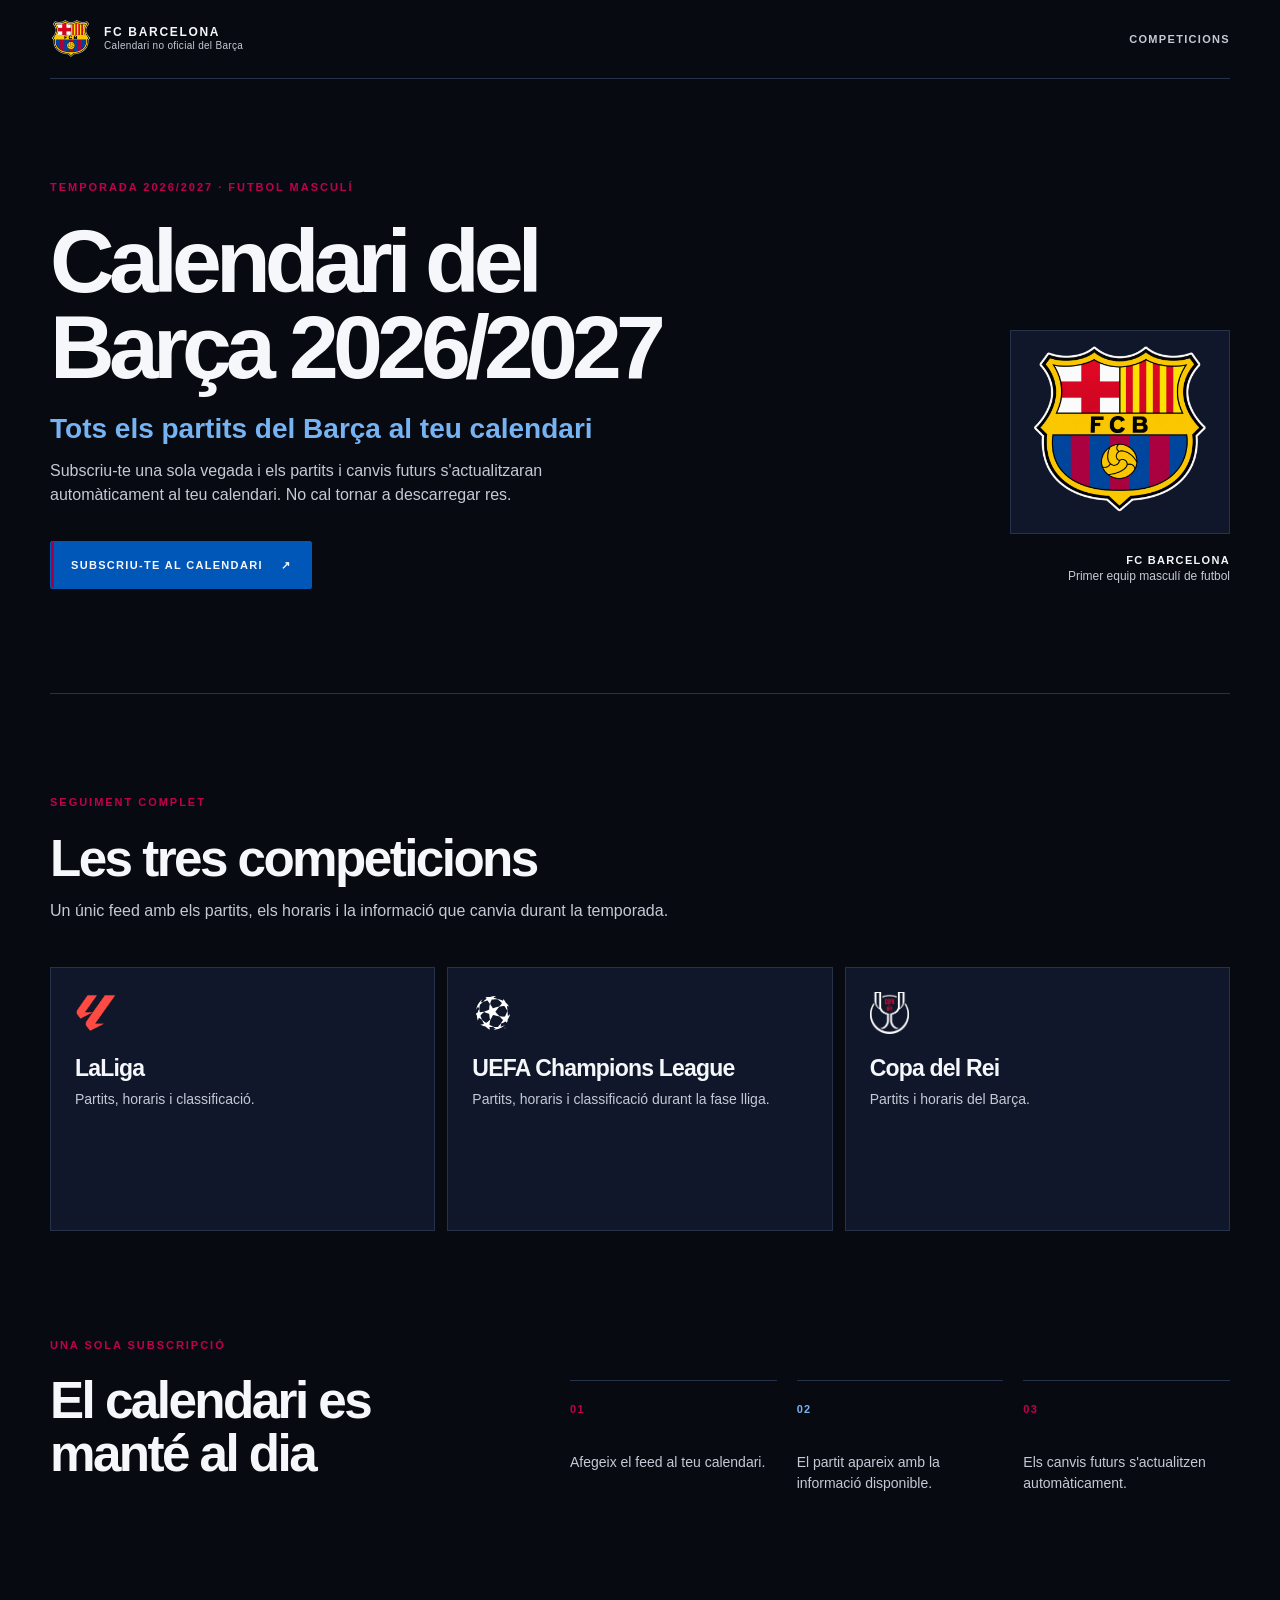
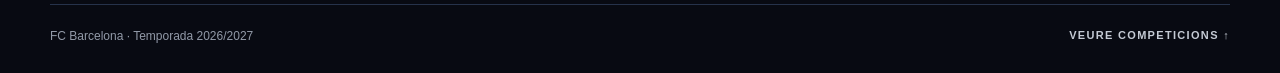
<file: public/index.html>
<!doctype html>
<html lang="ca">
  <head>
    <meta charset="utf-8" />
    <meta name="viewport" content="width=device-width, initial-scale=1" />
    <meta name="theme-color" content="#080A12" />
    <meta
      name="description"
      content="Calendari públic del primer equip masculí de futbol del FC Barcelona."
    />
    <title>Calendari del Barça 2026/2027</title>
    <link rel="icon" href="./favicon.svg" type="image/svg+xml" />
    <link rel="stylesheet" href="./styles.css" />
  </head>
  <body>
    <header class="site-header">
      <a class="brand" href="./" aria-label="Inici — FC Barcelona">
        <img class="brand-shield" src="./assets/barca-shield.png" alt="" width="44" height="40" />
        <span class="wordmark-copy">
          <strong>FC BARCELONA</strong>
          <small>Calendari no oficial del Barça</small>
        </span>
      </a>
      <a class="header-link" href="#competicions">Competicions</a>
    </header>

    <main>
      <section class="hero" aria-labelledby="hero-title">
        <div class="hero-copy">
          <p class="eyebrow">TEMPORADA 2026/2027 · FUTBOL MASCULÍ</p>
          <h1 id="hero-title">Calendari del Barça 2026/2027</h1>
          <p class="hero-subtitle">Tots els partits del Barça al teu calendari</p>
          <p class="hero-body">
            Subscriu-te una sola vegada i els partits i canvis futurs s'actualitzaran automàticament al
            teu calendari. No cal tornar a descarregar res.
          </p>
          <button class="button button-primary" type="button" data-open-subscription>
            SUBSCRIU-TE AL CALENDARI <span aria-hidden="true">↗</span>
          </button>
        </div>
        <div class="hero-aside" aria-label="Calendari del primer equip masculí">
          <div class="hero-shield-frame">
            <img class="hero-shield" src="./assets/barca-shield.png" alt="Escut del FC Barcelona" width="190" height="174" />
          </div>
          <p><span>FC BARCELONA</span><br />Primer equip masculí de futbol</p>
        </div>
      </section>

      <section class="competition-section" id="competicions" aria-labelledby="competition-title">
        <div class="section-heading">
          <p class="eyebrow">SEGUIMENT COMPLET</p>
          <h2 id="competition-title">Les tres competicions</h2>
          <p>Un únic feed amb els partits, els horaris i la informació que canvia durant la temporada.</p>
        </div>
        <div class="competition-grid">
          <article class="competition-card">
            <img
              class="competition-logo competition-logo-laliga"
              src="./assets/competitions/laliga.png"
              alt=""
              aria-hidden="true"
              width="42"
              height="42"
            />
            <h3>LaLiga</h3>
            <p>Partits, horaris i classificació.</p>
          </article>
          <article class="competition-card">
            <img
              class="competition-logo competition-logo-champions"
              src="./assets/competitions/champions-league.svg"
              alt=""
              aria-hidden="true"
              width="42"
              height="42"
            />
            <h3>UEFA Champions League</h3>
            <p>Partits, horaris i classificació durant la fase lliga.</p>
          </article>
          <article class="competition-card">
            <img
              class="competition-logo competition-logo-copa"
              src="./assets/competitions/copa-del-rei.webp"
              alt=""
              aria-hidden="true"
              width="42"
              height="42"
            />
            <h3>Copa del Rei</h3>
            <p>Partits i horaris del Barça.</p>
          </article>
        </div>
      </section>

      <section class="how-section" aria-labelledby="how-title">
        <div class="section-heading compact-heading">
          <p class="eyebrow">UNA SOLA SUBSCRIPCIÓ</p>
          <h2 id="how-title">El calendari es manté al dia</h2>
        </div>
        <div class="steps-grid">
          <div class="step"><span>01</span><p>Afegeix el feed al teu calendari.</p></div>
          <div class="step"><span>02</span><p>El partit apareix amb la informació disponible.</p></div>
          <div class="step"><span>03</span><p>Els canvis futurs s'actualitzen automàticament.</p></div>
        </div>
      </section>
    </main>

    <footer class="site-footer">
      <span>FC Barcelona · Temporada 2026/2027</span>
      <a href="#competicions">Veure competicions ↑</a>
    </footer>

    <dialog class="subscription-modal" id="subscription-modal" aria-labelledby="modal-title">
      <div class="modal-inner">
        <button class="modal-close" type="button" aria-label="Tanca" data-close-subscription>×</button>
        <p class="eyebrow">AFEGEIX EL CALENDARI</p>
        <h2 id="modal-title">Subscriu-te una sola vegada</h2>
        <p class="modal-intro">
          Feed HTTPS: els horaris, ajornaments i resultats es mantindran actualitzats automàticament.
          Actualització automàtica cada 24 hores.
        </p>

        <div class="feed-box">
          <span class="feed-label">ENLLAÇ DEL CALENDARI</span>
          <code id="feed-url">Calculant l'enllaç…</code>
          <button class="button button-secondary" type="button" id="copy-feed">COPIA L'ENLLAÇ</button>
          <p class="copy-feedback" id="copy-feedback" role="status" aria-live="polite"></p>
        </div>

        <div class="subscription-options">
          <article class="subscription-option">
            <span class="option-kicker">01 · GOOGLE</span>
            <h3>Google Calendar</h3>
            <ol>
              <li>Des d'un ordinador, obre Google Calendar.</li>
              <li>Ves a Altres calendaris → + → Des d'URL.</li>
              <li>Enganxa aquest enllaç.</li>
              <li>Confirma l'addició del calendari.</li>
            </ol>
            <details class="android-help">
              <summary>Si no apareix a Android</summary>
              <p>
                Obre Google Calendar al mòbil → Configuració → selecciona el teu compte de Google →
                Mostra'n més → <span id="android-calendar-name">FC Barcelona 2026/2027</span> → activa
                Sincronitza.
              </p>
            </details>
          </article>
          <article class="subscription-option">
            <span class="option-kicker">02 · APPLE</span>
            <h3>Apple Calendar</h3>
            <p>Afegeix el calendari de subscripció amb aquest enllaç.</p>
            <a class="text-link" id="apple-link" href="#">OBRE AMB APPLE CALENDAR ↗</a>
          </article>
        </div>
        <p class="modal-note">No és una descàrrega. És una subscripció que es refresca segons el calendari de cada servei.</p>
      </div>
    </dialog>

    <script src="./app.js"></script>
  </body>
</html>
</file>
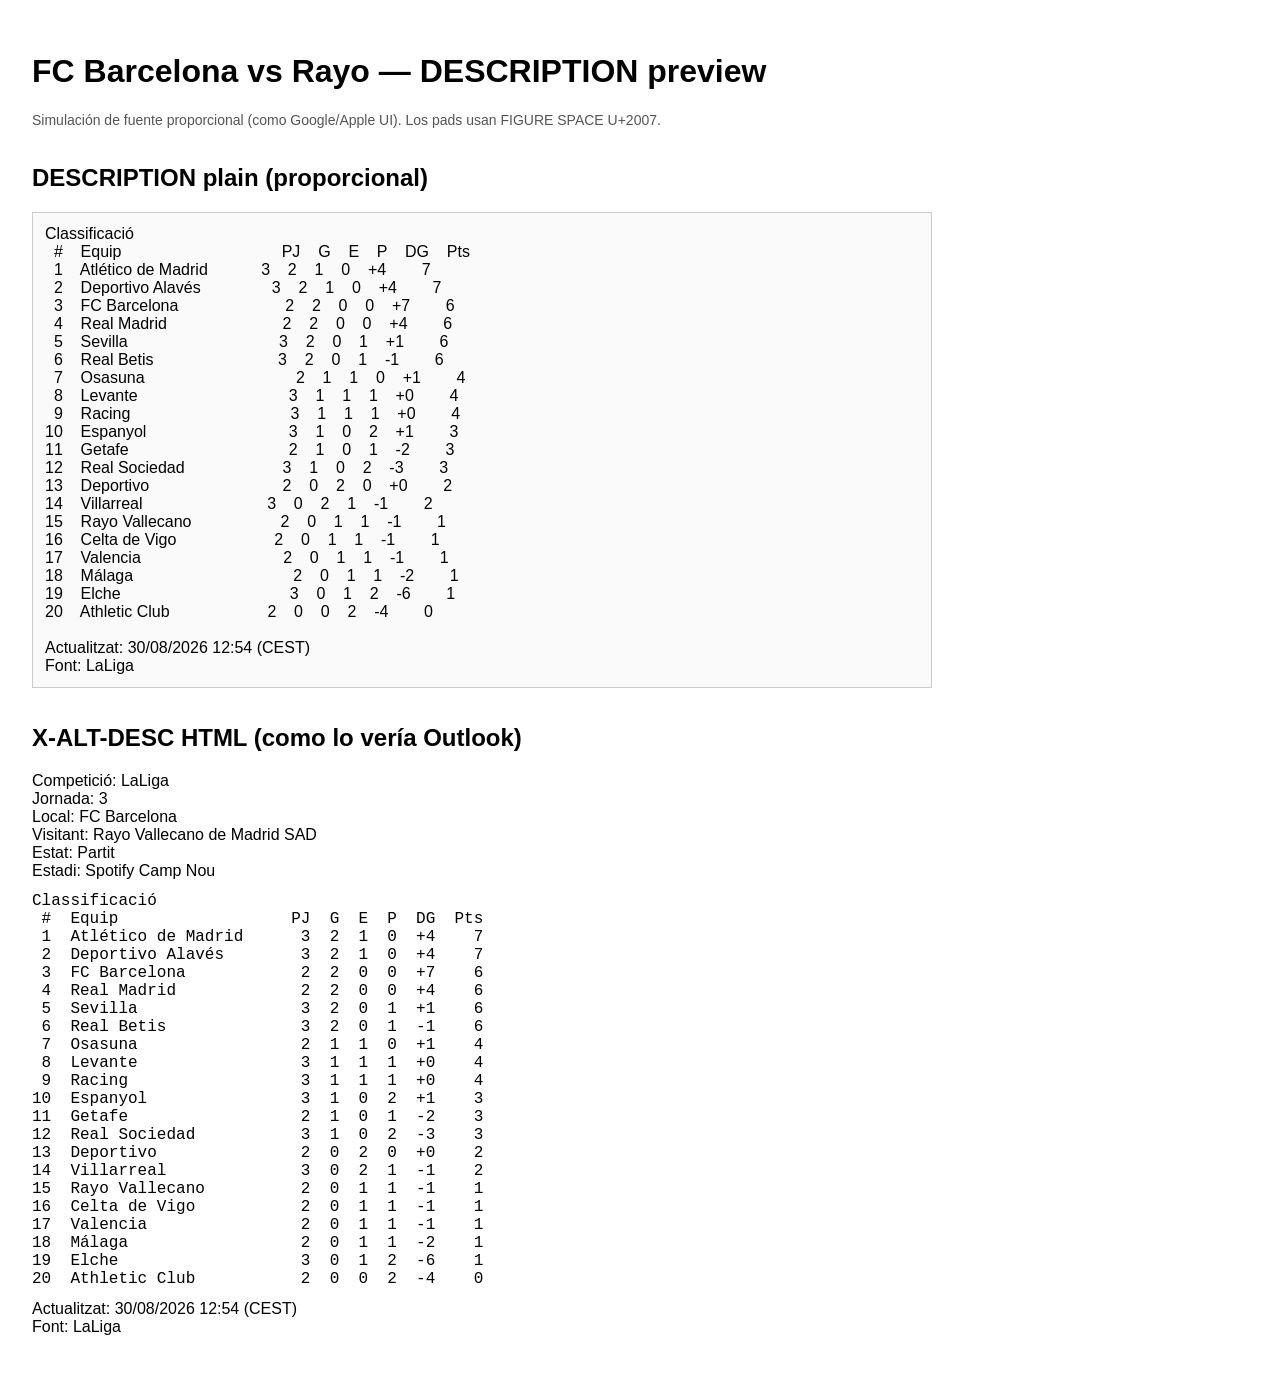
<file: screenshots/rayo-description-preview.html>
<!DOCTYPE html>
<html><head><meta charset="utf-8"><title>Rayo DESCRIPTION preview</title>
<style>
body{font-family:-apple-system,BlinkMacSystemFont,Segoe UI,Roboto,sans-serif;padding:24px;max-width:900px}
h2{margin-top:1.5em}
.plain{white-space:pre;border:1px solid #ccc;padding:12px;background:#fafafa}
.note{color:#555;font-size:14px}
</style></head><body>
<h1>FC Barcelona vs Rayo — DESCRIPTION preview</h1>
<p class="note">Simulación de fuente proporcional (como Google/Apple UI). Los pads usan FIGURE SPACE U+2007.</p>
<h2>DESCRIPTION plain (proporcional)</h2>
<div class="plain">Classificació
 #  Equip                  PJ  G  E  P  DG  Pts
 1  Atlético de Madrid      3  2  1  0  +4    7
 2  Deportivo Alavés        3  2  1  0  +4    7
 3  FC Barcelona            2  2  0  0  +7    6
 4  Real Madrid             2  2  0  0  +4    6
 5  Sevilla                 3  2  0  1  +1    6
 6  Real Betis              3  2  0  1  -1    6
 7  Osasuna                 2  1  1  0  +1    4
 8  Levante                 3  1  1  1  +0    4
 9  Racing                  3  1  1  1  +0    4
10  Espanyol                3  1  0  2  +1    3
11  Getafe                  2  1  0  1  -2    3
12  Real Sociedad           3  1  0  2  -3    3
13  Deportivo               2  0  2  0  +0    2
14  Villarreal              3  0  2  1  -1    2
15  Rayo Vallecano          2  0  1  1  -1    1
16  Celta de Vigo           2  0  1  1  -1    1
17  Valencia                2  0  1  1  -1    1
18  Málaga                  2  0  1  1  -2    1
19  Elche                   3  0  1  2  -6    1
20  Athletic Club           2  0  0  2  -4    0

Actualitzat: 30/08/2026 12:54 (CEST)
Font: LaLiga</div>
<h2>X-ALT-DESC HTML (como lo vería Outlook)</h2>
<!DOCTYPE html><html><body><div>Competició: LaLiga<br>Jornada: 3<br>Local: FC Barcelona<br>Visitant: Rayo Vallecano de Madrid SAD<br>Estat: Partit<br>Estadi: Spotify Camp Nou</div><pre style="font-family:ui-monospace,Menlo,Consolas,monospace;white-space:pre;margin:0.75em 0;">Classificació
 #  Equip                  PJ  G  E  P  DG  Pts
 1  Atlético de Madrid      3  2  1  0  +4    7
 2  Deportivo Alavés        3  2  1  0  +4    7
 3  FC Barcelona            2  2  0  0  +7    6
 4  Real Madrid             2  2  0  0  +4    6
 5  Sevilla                 3  2  0  1  +1    6
 6  Real Betis              3  2  0  1  -1    6
 7  Osasuna                 2  1  1  0  +1    4
 8  Levante                 3  1  1  1  +0    4
 9  Racing                  3  1  1  1  +0    4
10  Espanyol                3  1  0  2  +1    3
11  Getafe                  2  1  0  1  -2    3
12  Real Sociedad           3  1  0  2  -3    3
13  Deportivo               2  0  2  0  +0    2
14  Villarreal              3  0  2  1  -1    2
15  Rayo Vallecano          2  0  1  1  -1    1
16  Celta de Vigo           2  0  1  1  -1    1
17  Valencia                2  0  1  1  -1    1
18  Málaga                  2  0  1  1  -2    1
19  Elche                   3  0  1  2  -6    1
20  Athletic Club           2  0  0  2  -4    0</pre><div>Actualitzat: 30/08/2026 12:54 (CEST)<br>Font: LaLiga</div></body></html>
</body></html>
</file>
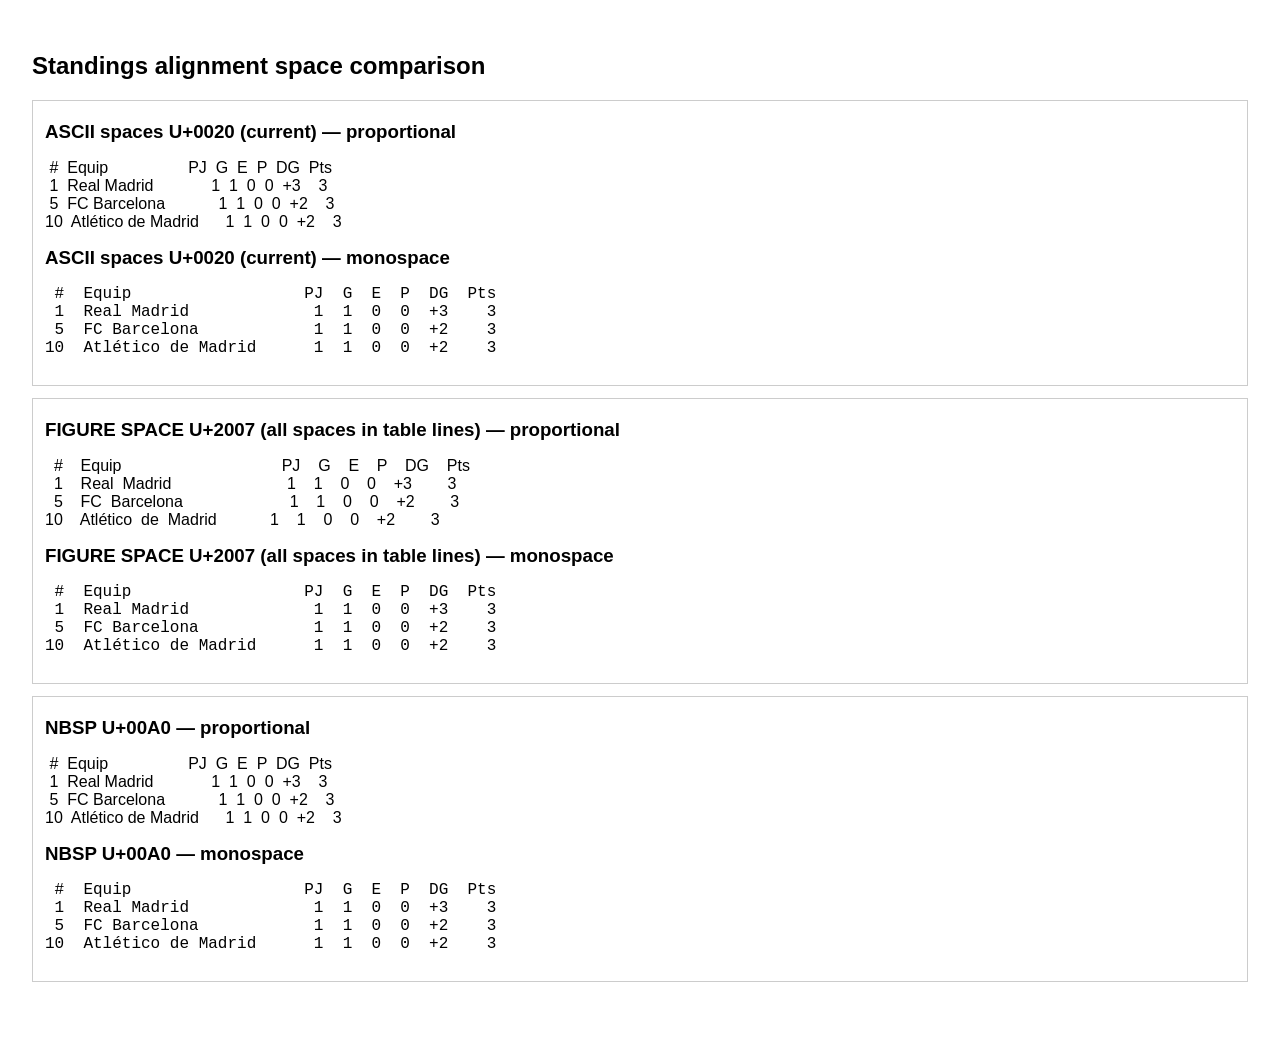
<file: screenshots/standings-space-comparison.html>
<!DOCTYPE html><html><head><meta charset="utf-8"><title>space test</title>
<style>
body{font-family:-apple-system,BlinkMacSystemFont,"Segoe UI",Roboto,sans-serif;padding:24px}
pre.prop{font-family:inherit;white-space:pre}
pre.mono{font-family:ui-monospace,Menlo,Consolas,monospace;white-space:pre}
.box{border:1px solid #ccc;padding:12px;margin:12px 0}
h3{margin:8px 0}
</style></head><body>
<h2>Standings alignment space comparison</h2>
<div class="box"><h3>ASCII spaces U+0020 (current) — proportional</h3><pre class="prop"> #  Equip                  PJ  G  E  P  DG  Pts
 1  Real Madrid             1  1  0  0  +3    3
 5  FC Barcelona            1  1  0  0  +2    3
10  Atlético de Madrid      1  1  0  0  +2    3</pre><h3>ASCII spaces U+0020 (current) — monospace</h3><pre class="mono"> #  Equip                  PJ  G  E  P  DG  Pts
 1  Real Madrid             1  1  0  0  +3    3
 5  FC Barcelona            1  1  0  0  +2    3
10  Atlético de Madrid      1  1  0  0  +2    3</pre></div><div class="box"><h3>FIGURE SPACE U+2007 (all spaces in table lines) — proportional</h3><pre class="prop"> #  Equip                  PJ  G  E  P  DG  Pts
 1  Real Madrid             1  1  0  0  +3    3
 5  FC Barcelona            1  1  0  0  +2    3
10  Atlético de Madrid      1  1  0  0  +2    3</pre><h3>FIGURE SPACE U+2007 (all spaces in table lines) — monospace</h3><pre class="mono"> #  Equip                  PJ  G  E  P  DG  Pts
 1  Real Madrid             1  1  0  0  +3    3
 5  FC Barcelona            1  1  0  0  +2    3
10  Atlético de Madrid      1  1  0  0  +2    3</pre></div><div class="box"><h3>NBSP U+00A0 — proportional</h3><pre class="prop"> #  Equip                  PJ  G  E  P  DG  Pts
 1  Real Madrid             1  1  0  0  +3    3
 5  FC Barcelona            1  1  0  0  +2    3
10  Atlético de Madrid      1  1  0  0  +2    3</pre><h3>NBSP U+00A0 — monospace</h3><pre class="mono"> #  Equip                  PJ  G  E  P  DG  Pts
 1  Real Madrid             1  1  0  0  +3    3
 5  FC Barcelona            1  1  0  0  +2    3
10  Atlético de Madrid      1  1  0  0  +2    3</pre></div></body></html>
</file>
<file: public/styles.css>
:root {
  --ink: #f5f7fa;
  --muted: #c4cad4;
  --subtle: #929aa8;
  --canvas: #080a12;
  --canvas-soft: #0b1020;
  --panel: #10172a;
  --panel-strong: #15213a;
  --line: #26324a;
  --blau: #0057b8;
  --blau-deep: #004d98;
  --blau-light: #76b3f2;
  --grana: #a50044;
  --grana-bright: #c0004b;
  --max-width: 1180px;
}

* { box-sizing: border-box; }

html { scroll-behavior: smooth; }

body {
  margin: 0;
  min-width: 320px;
  overflow-x: hidden;
  background: var(--canvas);
  color: var(--ink);
  font-family: Inter, ui-sans-serif, -apple-system, BlinkMacSystemFont, "Segoe UI", sans-serif;
  font-size: 16px;
  line-height: 1.5;
}

a { color: inherit; text-decoration: none; }
button { font: inherit; }

:where(a, button, summary):focus-visible {
  outline: 3px solid var(--grana-bright);
  outline-offset: 4px;
}

.site-header,
.site-footer {
  width: min(calc(100% - 64px), var(--max-width));
  margin: 0 auto;
}

.site-header {
  display: flex;
  align-items: center;
  justify-content: space-between;
  gap: 24px;
  padding: 20px 0;
  border-bottom: 1px solid var(--line);
}

.brand {
  display: inline-flex;
  min-width: 0;
  align-items: center;
  gap: 12px;
}

.brand-shield {
  display: block;
  flex: 0 0 42px;
  width: 42px;
  height: 38px;
  object-fit: contain;
}

.wordmark-copy {
  display: flex;
  min-width: 0;
  flex-direction: column;
  gap: 1px;
}

.wordmark-copy strong {
  color: var(--ink);
  font-size: 12px;
  font-weight: 800;
  letter-spacing: .14em;
  line-height: 1.1;
  white-space: nowrap;
}

.wordmark-copy small {
  color: var(--muted);
  font-size: 10px;
  letter-spacing: .03em;
  line-height: 1.25;
  white-space: nowrap;
}

.header-link, .site-footer a {
  color: var(--muted);
  font-size: 11px;
  font-weight: 700;
  letter-spacing: .12em;
  text-transform: uppercase;
}

.header-link:hover, .site-footer a:hover, .text-link:hover { color: var(--blau-light); }

.hero,
.competition-section,
.how-section {
  width: min(calc(100% - 64px), var(--max-width));
  margin: 0 auto;
}

.hero {
  position: relative;
  display: grid;
  grid-template-columns: minmax(0, 1.3fr) minmax(260px, .7fr);
  gap: 72px;
  align-items: end;
  min-height: 575px;
  padding: 100px 0 104px;
  border-bottom: 1px solid var(--line);
}

.hero-copy { min-width: 0; }

.eyebrow {
  margin: 0 0 22px;
  color: var(--grana-bright);
  font-size: 11px;
  font-weight: 800;
  letter-spacing: .18em;
}

h1, h2, h3, p { margin-top: 0; }
h1, h2, h3, p { min-width: 0; overflow-wrap: normal; }
code { min-width: 0; overflow-wrap: anywhere; }

h1 {
  max-width: 760px;
  margin-bottom: 22px;
  color: var(--ink);
  font-size: clamp(3.1rem, 7vw, 6.7rem);
  line-height: .96;
  letter-spacing: -.065em;
}

.hero-subtitle {
  margin-bottom: 14px;
  color: var(--blau-light);
  font-size: clamp(1.25rem, 2.5vw, 1.75rem);
  font-weight: 600;
  line-height: 1.2;
}

.hero-body {
  max-width: 560px;
  margin-bottom: 34px;
  color: var(--muted);
  font-size: 16px;
}

.hero-aside {
  display: flex;
  flex-direction: column;
  align-items: flex-end;
  gap: 18px;
  padding-bottom: 4px;
  color: var(--muted);
  text-align: right;
}

.hero-aside p {
  margin: 0;
  font-size: 12px;
  line-height: 1.4;
}

.hero-aside p span {
  color: var(--ink);
  font-size: 11px;
  font-weight: 800;
  letter-spacing: .12em;
}

.hero-shield-frame {
  position: relative;
  width: 220px;
  padding: 15px;
  border: 1px solid var(--line);
  background: var(--panel);
}

.hero-shield {
  display: block;
  width: 100%;
  height: auto;
  object-fit: contain;
}

.button {
  display: inline-flex;
  align-items: center;
  justify-content: center;
  gap: 18px;
  min-height: 48px;
  border: 1px solid transparent;
  border-radius: 2px;
  padding: 13px 20px;
  cursor: pointer;
  font-size: 11px;
  font-weight: 800;
  letter-spacing: .12em;
  transition: background-color .2s ease, border-color .2s ease, color .2s ease;
}

.button-primary {
  border-color: var(--blau);
  background: var(--blau);
  box-shadow: inset 3px 0 0 var(--grana);
  color: var(--ink);
}

.button-primary:hover, .button-primary:focus-visible {
  border-color: var(--grana-bright);
  background: var(--grana-bright);
}

.button-secondary {
  border-color: var(--blau-light);
  background: transparent;
  color: var(--blau-light);
}

.button-secondary:hover, .button-secondary:focus-visible {
  border-color: var(--grana-bright);
  background: var(--grana-bright);
  color: var(--ink);
}

.competition-section { padding: 100px 0 106px; }

.section-heading { max-width: 620px; margin-bottom: 44px; }

.section-heading h2, .how-section h2 {
  margin-bottom: 14px;
  font-size: clamp(2rem, 4vw, 3.7rem);
  line-height: 1.02;
  letter-spacing: -.05em;
}

.section-heading > p:last-child { margin-bottom: 0; color: var(--muted); }

.competition-grid {
  display: grid;
  grid-template-columns: repeat(3, minmax(0, 1fr));
  gap: 12px;
}

.competition-card {
  position: relative;
  min-height: 264px;
  border: 1px solid var(--line);
  padding: 24px;
  background: var(--panel);
  transition: border-color .2s ease, background-color .2s ease, transform .2s ease;
}

.competition-card:hover {
  border-color: var(--blau-deep);
  background: var(--panel-strong);
  transform: translateY(-3px);
}

.competition-logo {
  position: absolute;
  top: 24px;
  left: 24px;
  display: block;
  width: auto;
  max-width: calc(100% - 48px);
  object-fit: contain;
  object-position: left center;
}

.competition-logo-laliga { height: 42px; }
.competition-logo-champions { height: 42px; }
.competition-logo-copa { height: 42px; }

.competition-card h3 {
  margin-top: 64px;
  margin-bottom: 8px;
  font-size: 23px;
  line-height: 1.08;
  letter-spacing: -.035em;
}

.competition-card p { margin: 0; color: var(--muted); font-size: 14px; }

.how-section {
  display: grid;
  grid-template-columns: .8fr 1.2fr;
  gap: 80px;
  padding: 0 0 110px;
}

.compact-heading { margin: 0; }

.steps-grid {
  display: grid;
  grid-template-columns: repeat(3, minmax(0, 1fr));
  align-self: end;
  gap: 20px;
}

.step { border-top: 1px solid var(--line); padding-top: 15px; }
.step span { color: var(--grana-bright); font-size: 11px; font-weight: 800; letter-spacing: .12em; }
.step:nth-child(even) span { color: var(--blau-light); }
.step p { margin: 32px 0 0; color: var(--muted); font-size: 14px; }

.site-footer {
  display: flex;
  justify-content: space-between;
  gap: 20px;
  padding: 22px 0 28px;
  border-top: 1px solid var(--line);
  color: var(--subtle);
  font-size: 12px;
}

.subscription-modal {
  width: min(900px, calc(100% - 32px));
  max-height: calc(100dvh - 32px);
  margin: auto;
  border: 1px solid var(--line);
  padding: 0;
  background: var(--canvas-soft);
  box-shadow: 0 24px 80px rgba(0, 0, 0, .45);
  color: var(--ink);
}

.subscription-modal::backdrop { background: rgba(3, 5, 12, .86); }

.modal-inner { position: relative; overflow: auto; padding: 48px; }

.modal-close {
  position: absolute;
  top: 20px;
  right: 22px;
  border: 1px solid transparent;
  background: transparent;
  color: var(--muted);
  cursor: pointer;
  font-size: 30px;
  line-height: 1;
}

.modal-close:hover { color: var(--ink); }

.modal-inner h2 {
  max-width: 560px;
  margin-bottom: 14px;
  font-size: clamp(2rem, 5vw, 3.6rem);
  line-height: 1;
  letter-spacing: -.055em;
}

.modal-intro { max-width: 560px; margin-bottom: 28px; color: var(--muted); }

.feed-box {
  display: grid;
  grid-template-columns: 1fr auto;
  gap: 10px 18px;
  align-items: center;
  margin-bottom: 28px;
  border: 1px solid var(--line);
  padding: 18px;
  background: var(--panel);
}

.feed-label {
  grid-column: 1 / -1;
  color: var(--blau-light);
  font-size: 10px;
  font-weight: 800;
  letter-spacing: .16em;
}

.feed-box code {
  min-width: 0;
  color: var(--ink);
  font-family: ui-monospace, SFMono-Regular, Menlo, monospace;
  font-size: 12px;
  overflow-wrap: anywhere;
}

.copy-feedback {
  grid-column: 1 / -1;
  min-height: 18px;
  margin: 0;
  color: var(--blau-light);
  font-size: 12px;
}

.subscription-options {
  display: grid;
  grid-template-columns: repeat(2, minmax(0, 1fr));
  gap: 12px;
}

.subscription-option {
  min-width: 0;
  border: 1px solid var(--line);
  padding: 22px;
}

.option-kicker { color: var(--blau-light); font-size: 10px; font-weight: 800; letter-spacing: .15em; }
.subscription-option:nth-child(2) .option-kicker { color: var(--grana-bright); }

.subscription-option h3 { margin: 22px 0 10px; font-size: 20px; line-height: 1.05; }
.subscription-option p, .subscription-option li { color: var(--muted); font-size: 13px; }
.subscription-option ol { margin: 0; padding-left: 19px; }
.subscription-option li { margin-bottom: 8px; padding-left: 3px; }

.text-link {
  display: inline-block;
  margin-top: 18px;
  color: var(--blau-light);
  font-size: 10px;
  font-weight: 800;
  letter-spacing: .11em;
}

.android-help { margin-top: 18px; border-top: 1px solid var(--line); padding-top: 13px; }
.android-help summary { color: var(--ink); cursor: pointer; font-size: 12px; }
.android-help p { margin: 12px 0 0; }
.modal-note { margin: 24px 0 0; color: var(--subtle); font-size: 12px; }

@media (max-width: 900px) {
  .hero { grid-template-columns: minmax(0, 1fr) minmax(180px, .5fr); gap: 40px; }
  .competition-grid { grid-template-columns: repeat(2, minmax(0, 1fr)); }
  .competition-card:last-child { grid-column: 1 / -1; min-height: 210px; }
  .how-section { grid-template-columns: 1fr; gap: 42px; }
  .subscription-options { grid-template-columns: 1fr; }
}

@media (max-width: 640px) {
  .site-header, .site-footer, .hero, .competition-section, .how-section {
    width: min(calc(100% - 36px), var(--max-width));
  }

  .site-header { gap: 12px; padding: 18px 0; }
  .brand-shield { flex-basis: 38px; width: 38px; height: 35px; }
  .wordmark-copy strong { font-size: 11px; letter-spacing: .11em; }
  .wordmark-copy small { font-size: 9px; }
  .header-link { display: none; }

  .hero { display: block; min-height: 0; padding: 76px 0 78px; }
  h1 { font-size: clamp(2.75rem, 14vw, 4.5rem); }
  .hero-subtitle, .hero-body, .section-heading > p:last-child { max-width: 320px; }
  .button-primary { width: 100%; }

  .hero-aside {
    flex-direction: row;
    align-items: center;
    margin-top: 68px;
    text-align: left;
  }

  .hero-shield-frame { width: 112px; padding: 8px; }
  .hero-aside p { font-size: 12px; }
  .hero-aside p span { font-size: 10px; }

  .competition-section { padding: 76px 0 82px; }
  .competition-grid { grid-template-columns: 1fr; }
  .competition-card, .competition-card:last-child { min-height: 174px; }
  .steps-grid { grid-template-columns: 1fr; gap: 28px; }
  .step p { margin-top: 16px; }
  .site-footer { align-items: flex-start; flex-direction: column; }

  .subscription-modal {
    width: calc(100% - 20px);
    max-height: calc(100dvh - 20px);
  }

  .modal-inner { padding: 38px 20px 24px; }
  .modal-close { top: 12px; right: 12px; }
  .feed-box { grid-template-columns: 1fr; }
  .feed-box .button { width: 100%; }
}
</file>
